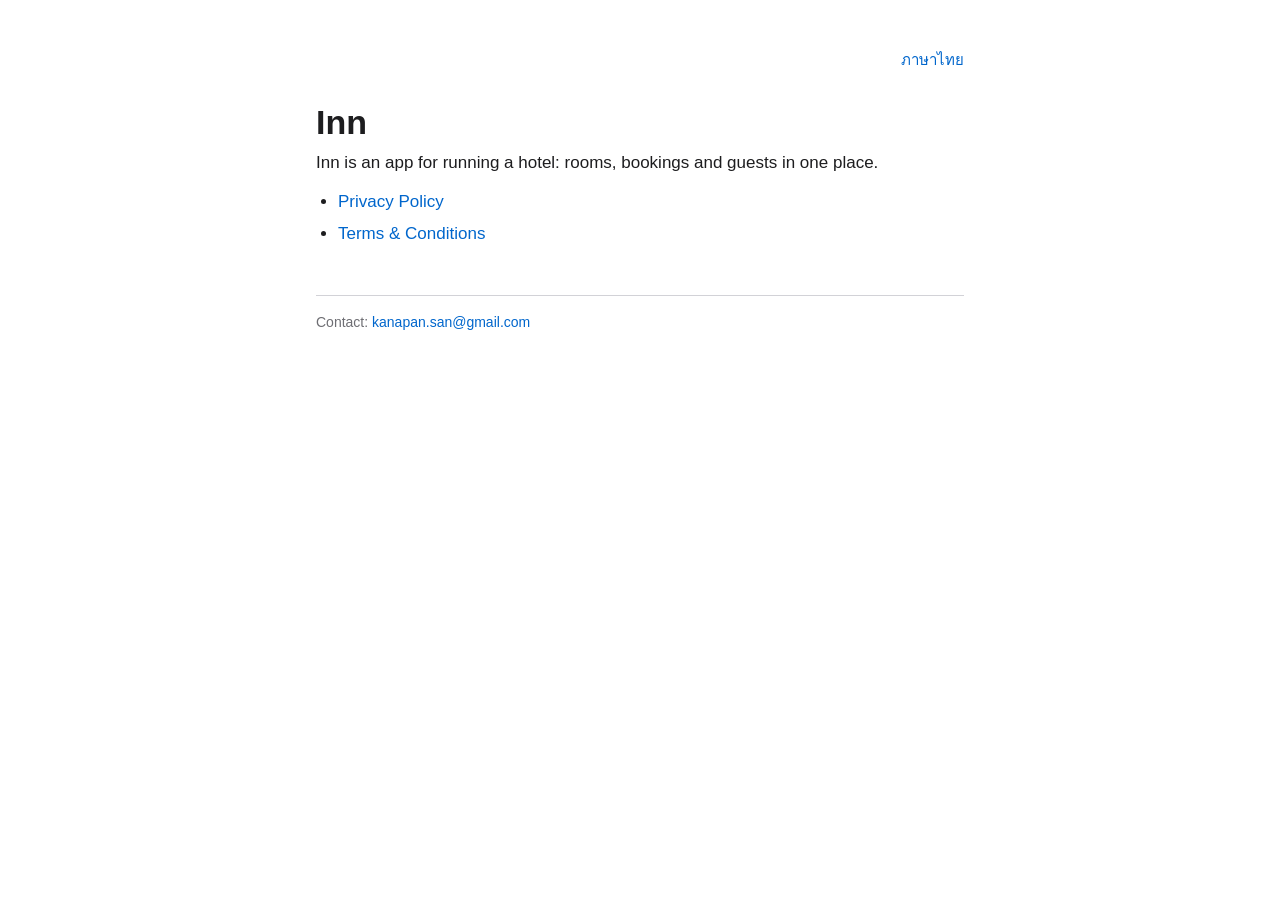
<file: index.html>
<!doctype html>
<html lang="en">
<head>
  <meta charset="utf-8">
  <meta name="viewport" content="width=device-width, initial-scale=1">
  <meta http-equiv="refresh" content="0; url=/inn/">
  <link rel="canonical" href="/inn/">
  <title>Inn</title>
</head>
<body>
  <p><a href="/inn/">Inn</a></p>
</body>
</html>
</file>
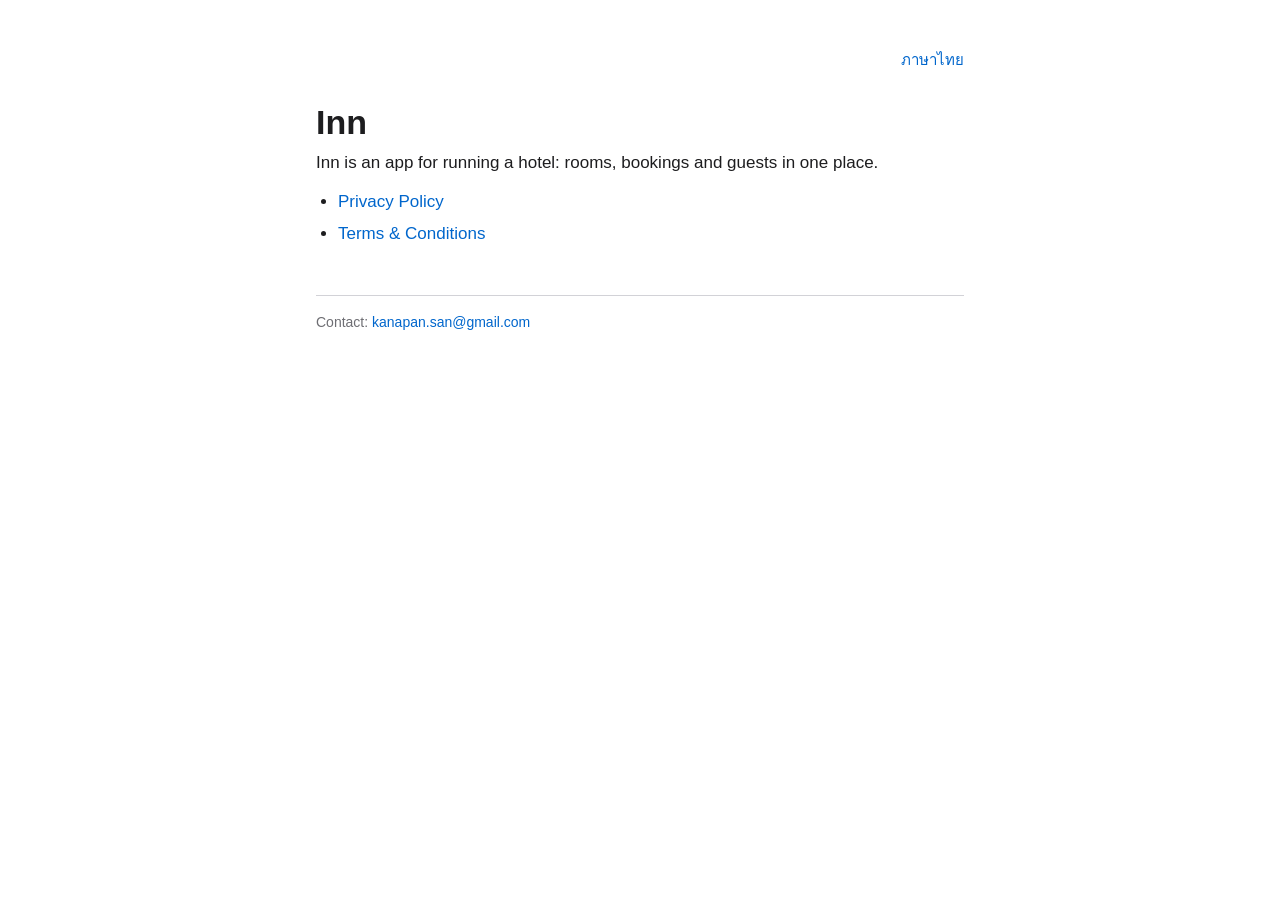
<file: inn/index.html>
<!doctype html>
<html lang="en">
<head>
  <meta charset="utf-8">
  <meta name="viewport" content="width=device-width, initial-scale=1">
  <title>Inn</title>
  <link rel="stylesheet" href="/inn/style.css?v=2">
</head>
<body>
  <main>
    <nav><span></span><a href="/inn/th/" lang="th">ภาษาไทย</a></nav>
    <h1>Inn</h1>
    <p>Inn is an app for running a hotel: rooms, bookings and guests in one place.</p>
    <ul>
      <li><a href="/inn/privacy/">Privacy Policy</a></li>
      <li><a href="/inn/terms/">Terms &amp; Conditions</a></li>
    </ul>
    <footer>Contact: <a href="mailto:kanapan.san@gmail.com">kanapan.san@gmail.com</a></footer>
  </main>
</body>
</html>
</file>
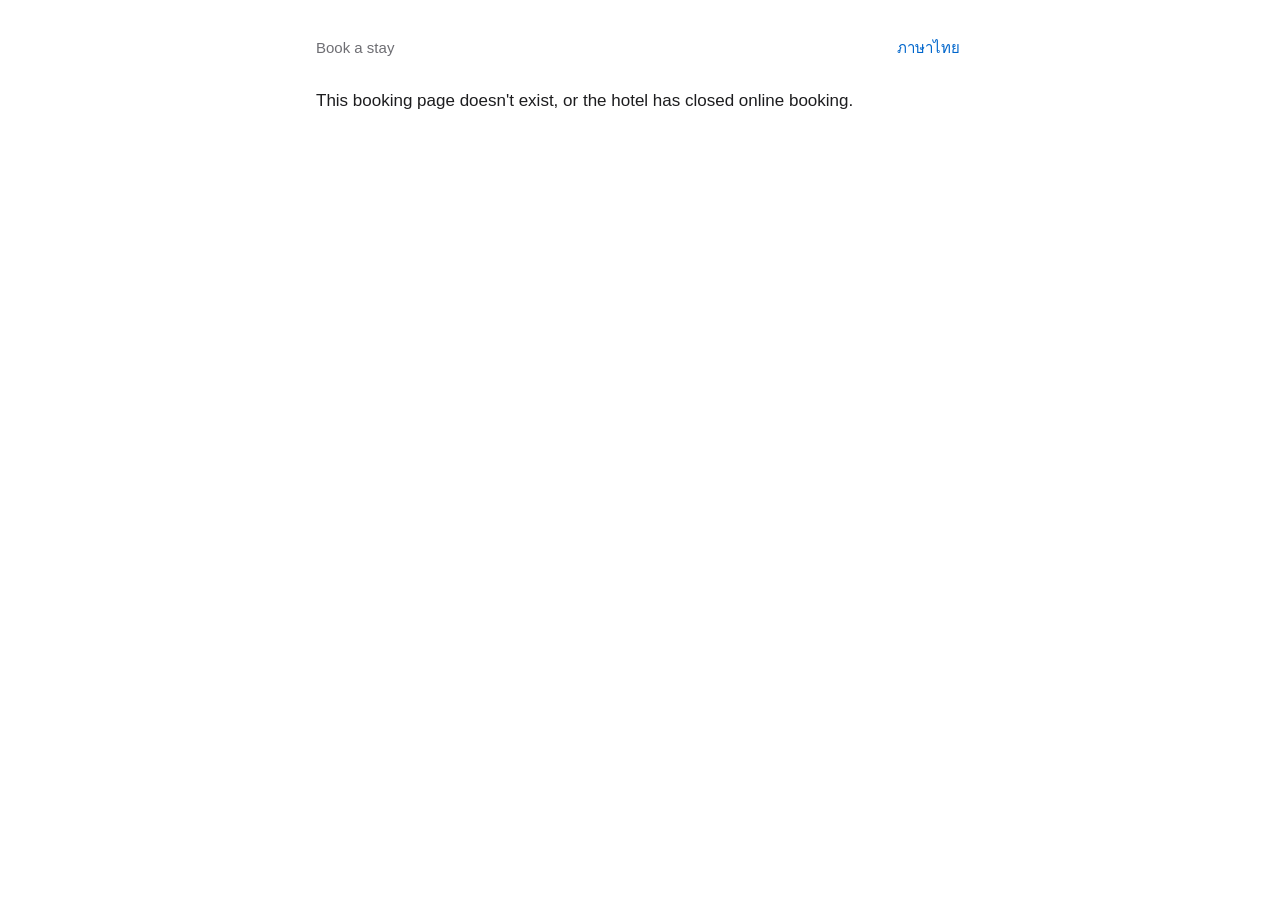
<file: inn/book/index.html>
<!doctype html>
<html lang="th">
<head>
  <meta charset="utf-8">
  <meta name="viewport" content="width=device-width, initial-scale=1, viewport-fit=cover">
  <meta name="robots" content="noindex">
  <meta name="referrer" content="no-referrer">
  <!-- Only Inn's own scripts and the card gateways' (their fields are iframes they host), so no injected script can
       read a card form (PCI DSS SAQ A). A copy served on this computer may call a booking engine on it. -->
  <meta http-equiv="Content-Security-Policy" content="default-src 'self'; script-src 'self' https://js.stripe.com https://*.js.stripe.com https://cdn.omise.co; frame-src https://js.stripe.com https://*.js.stripe.com https://hooks.stripe.com https://cdn.omise.co https://*.omise.co; connect-src 'self' https://*.supabase.co https://api.stripe.com http://127.0.0.1:* http://localhost:*; img-src 'self' data: blob: https:; style-src 'self' 'unsafe-inline'; font-src 'self' data:; object-src 'none'; base-uri 'self'; form-action 'self'">
  <title>Book a stay</title>
  <link rel="stylesheet" href="/inn/style.css?v=2">
  <link rel="stylesheet" href="/inn/book/book.css?v=4">
</head>
<body>
  <main id="app">
    <p class="muted">…</p>
  </main>
  <noscript><main><p>เปิด JavaScript เพื่อจองห้อง · Turn on JavaScript to book.</p></main></noscript>
  <script src="/inn/book/checkout.js?v=2"></script>
  <script src="/inn/book/book.js?v=8"></script>
</body>
</html>
</file>
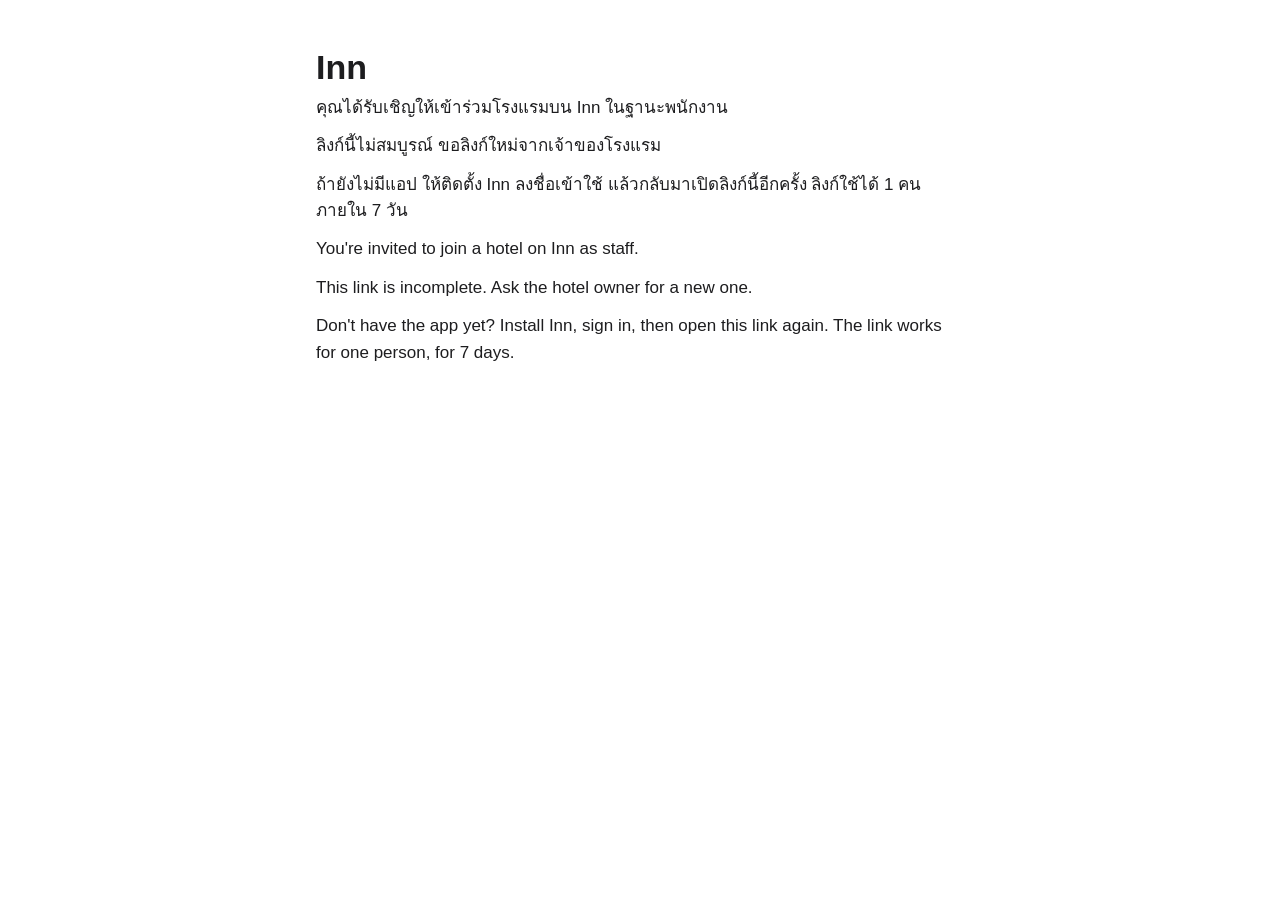
<file: inn/invite/index.html>
<!doctype html>
<html lang="en">
<head>
  <meta charset="utf-8">
  <meta name="viewport" content="width=device-width, initial-scale=1">
  <meta name="robots" content="noindex">
  <title>Join a hotel on Inn</title>
  <link rel="stylesheet" href="/inn/style.css?v=2">
</head>
<body>
  <main>
    <h1>Inn</h1>
    <section lang="th">
      <p>คุณได้รับเชิญให้เข้าร่วมโรงแรมบน Inn ในฐานะพนักงาน</p>
      <p><a class="open" href="#">เปิดใน Inn</a></p>
      <p>ถ้ายังไม่มีแอป ให้ติดตั้ง Inn ลงชื่อเข้าใช้ แล้วกลับมาเปิดลิงก์นี้อีกครั้ง ลิงก์ใช้ได้ 1 คน ภายใน 7 วัน</p>
    </section>
    <section>
      <p>You're invited to join a hotel on Inn as staff.</p>
      <p><a class="open" href="#">Open in Inn</a></p>
      <p>Don't have the app yet? Install Inn, sign in, then open this link again. The link works for one person, for 7 days.</p>
    </section>
  </main>
  <script>
    // The invite code travels in the query string; the app takes it from "inn://invite?code=…".
    const code = new URLSearchParams(location.search).get("code") || "";
    const appLink = /^[0-9a-f]{32}$/.test(code) ? "inn://invite?code=" + code : null;
    for (const link of document.querySelectorAll("a.open")) {
      if (appLink) {
        link.href = appLink;
      } else {
        link.replaceWith(document.createTextNode(link.closest("[lang=th]")
          ? "ลิงก์นี้ไม่สมบูรณ์ ขอลิงก์ใหม่จากเจ้าของโรงแรม"
          : "This link is incomplete. Ask the hotel owner for a new one."));
      }
    }
  </script>
</body>
</html>
</file>
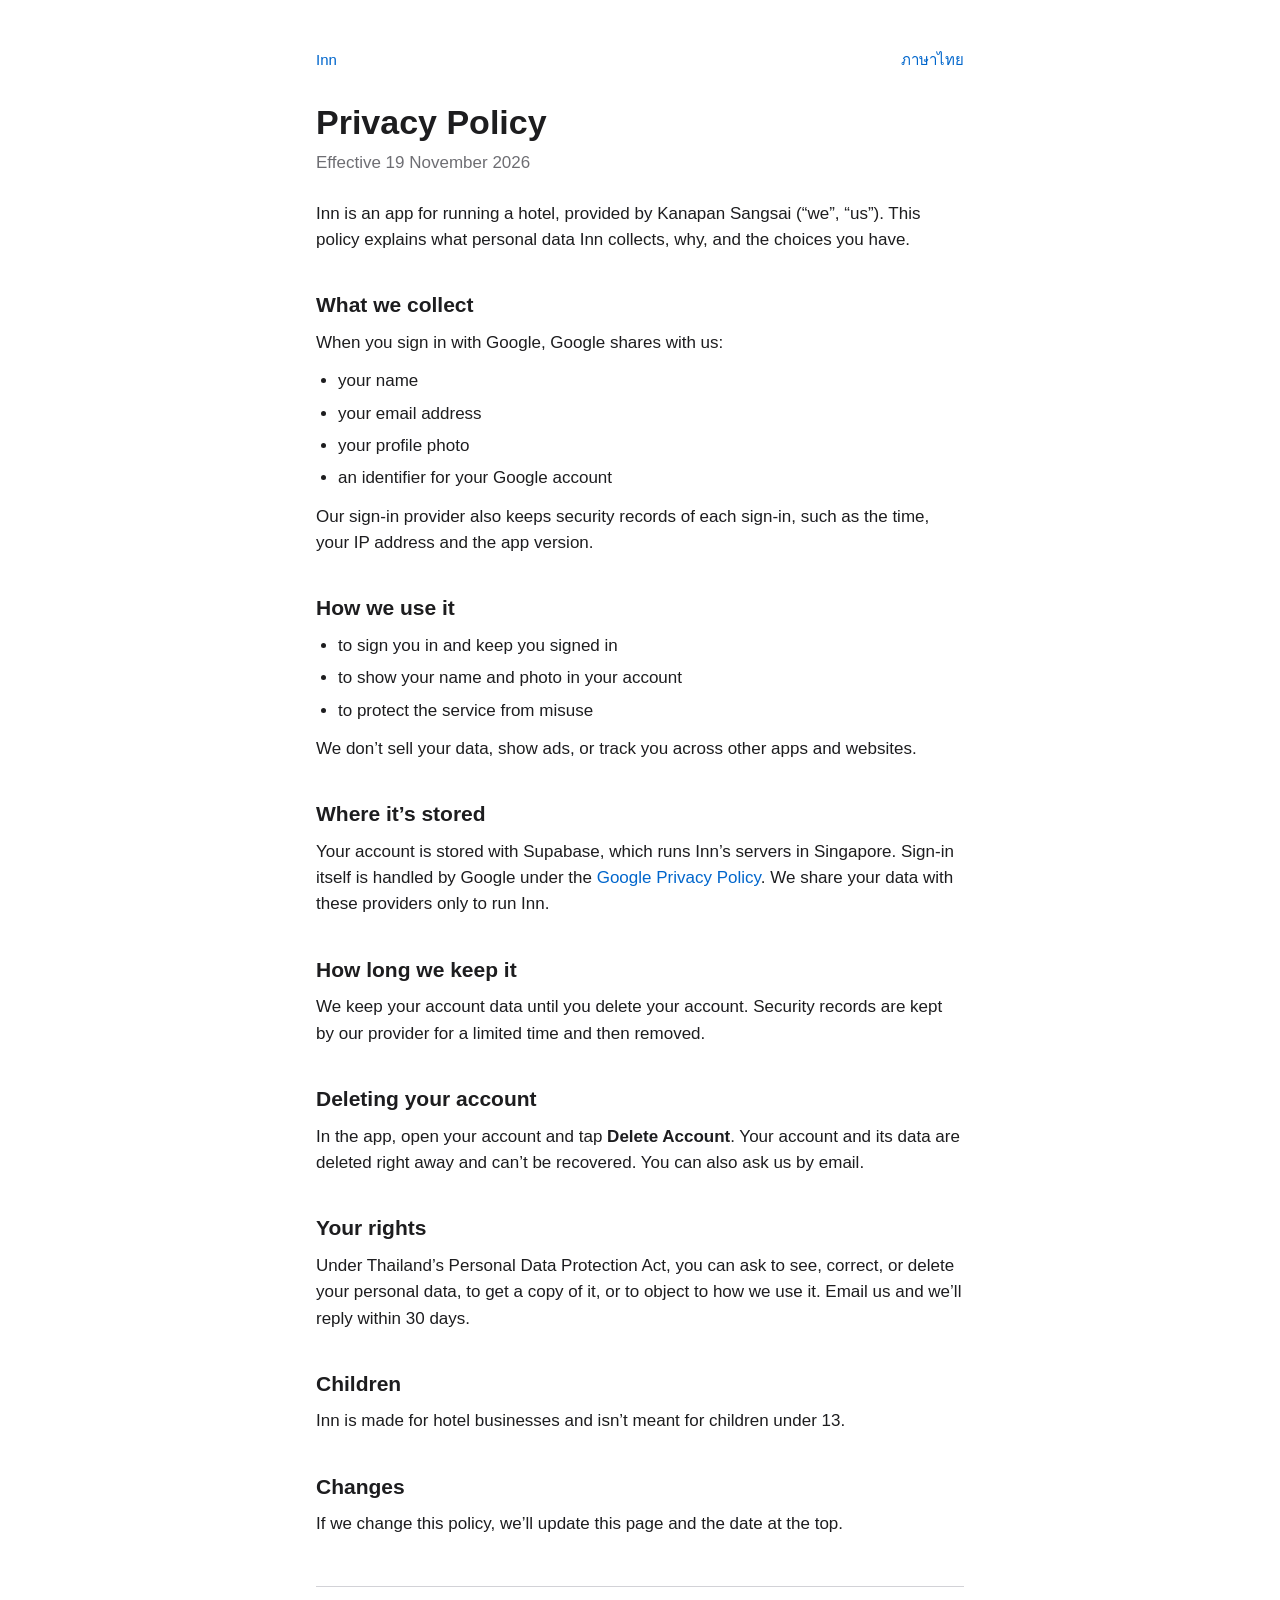
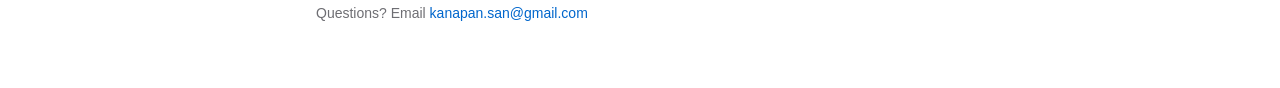
<file: inn/privacy/index.html>
<!doctype html>
<html lang="en">
<head>
  <meta charset="utf-8">
  <meta name="viewport" content="width=device-width, initial-scale=1">
  <title>Privacy Policy · Inn</title>
  <link rel="stylesheet" href="/inn/style.css?v=2">
</head>
<body>
  <main>
    <nav><a href="/inn/">Inn</a><a href="/inn/th/privacy/" lang="th">ภาษาไทย</a></nav>
    <h1>Privacy Policy</h1>
    <p class="updated">Effective 19 November 2026</p>

    <p>Inn is an app for running a hotel, provided by Kanapan Sangsai (“we”, “us”). This policy explains what personal data Inn collects, why, and the choices you have.</p>

    <h2>What we collect</h2>
    <p>When you sign in with Google, Google shares with us:</p>
    <ul>
      <li>your name</li>
      <li>your email address</li>
      <li>your profile photo</li>
      <li>an identifier for your Google account</li>
    </ul>
    <p>Our sign-in provider also keeps security records of each sign-in, such as the time, your IP address and the app version.</p>

    <h2>How we use it</h2>
    <ul>
      <li>to sign you in and keep you signed in</li>
      <li>to show your name and photo in your account</li>
      <li>to protect the service from misuse</li>
    </ul>
    <p>We don’t sell your data, show ads, or track you across other apps and websites.</p>

    <h2>Where it’s stored</h2>
    <p>Your account is stored with Supabase, which runs Inn’s servers in Singapore. Sign-in itself is handled by Google under the <a href="https://policies.google.com/privacy">Google Privacy Policy</a>. We share your data with these providers only to run Inn.</p>

    <h2>How long we keep it</h2>
    <p>We keep your account data until you delete your account. Security records are kept by our provider for a limited time and then removed.</p>

    <h2>Deleting your account</h2>
    <p>In the app, open your account and tap <strong>Delete Account</strong>. Your account and its data are deleted right away and can’t be recovered. You can also ask us by email.</p>

    <h2>Your rights</h2>
    <p>Under Thailand’s Personal Data Protection Act, you can ask to see, correct, or delete your personal data, to get a copy of it, or to object to how we use it. Email us and we’ll reply within 30 days.</p>

    <h2>Children</h2>
    <p>Inn is made for hotel businesses and isn’t meant for children under 13.</p>

    <h2>Changes</h2>
    <p>If we change this policy, we’ll update this page and the date at the top.</p>

    <footer>Questions? Email <a href="mailto:kanapan.san@gmail.com">kanapan.san@gmail.com</a></footer>
  </main>
</body>
</html>
</file>
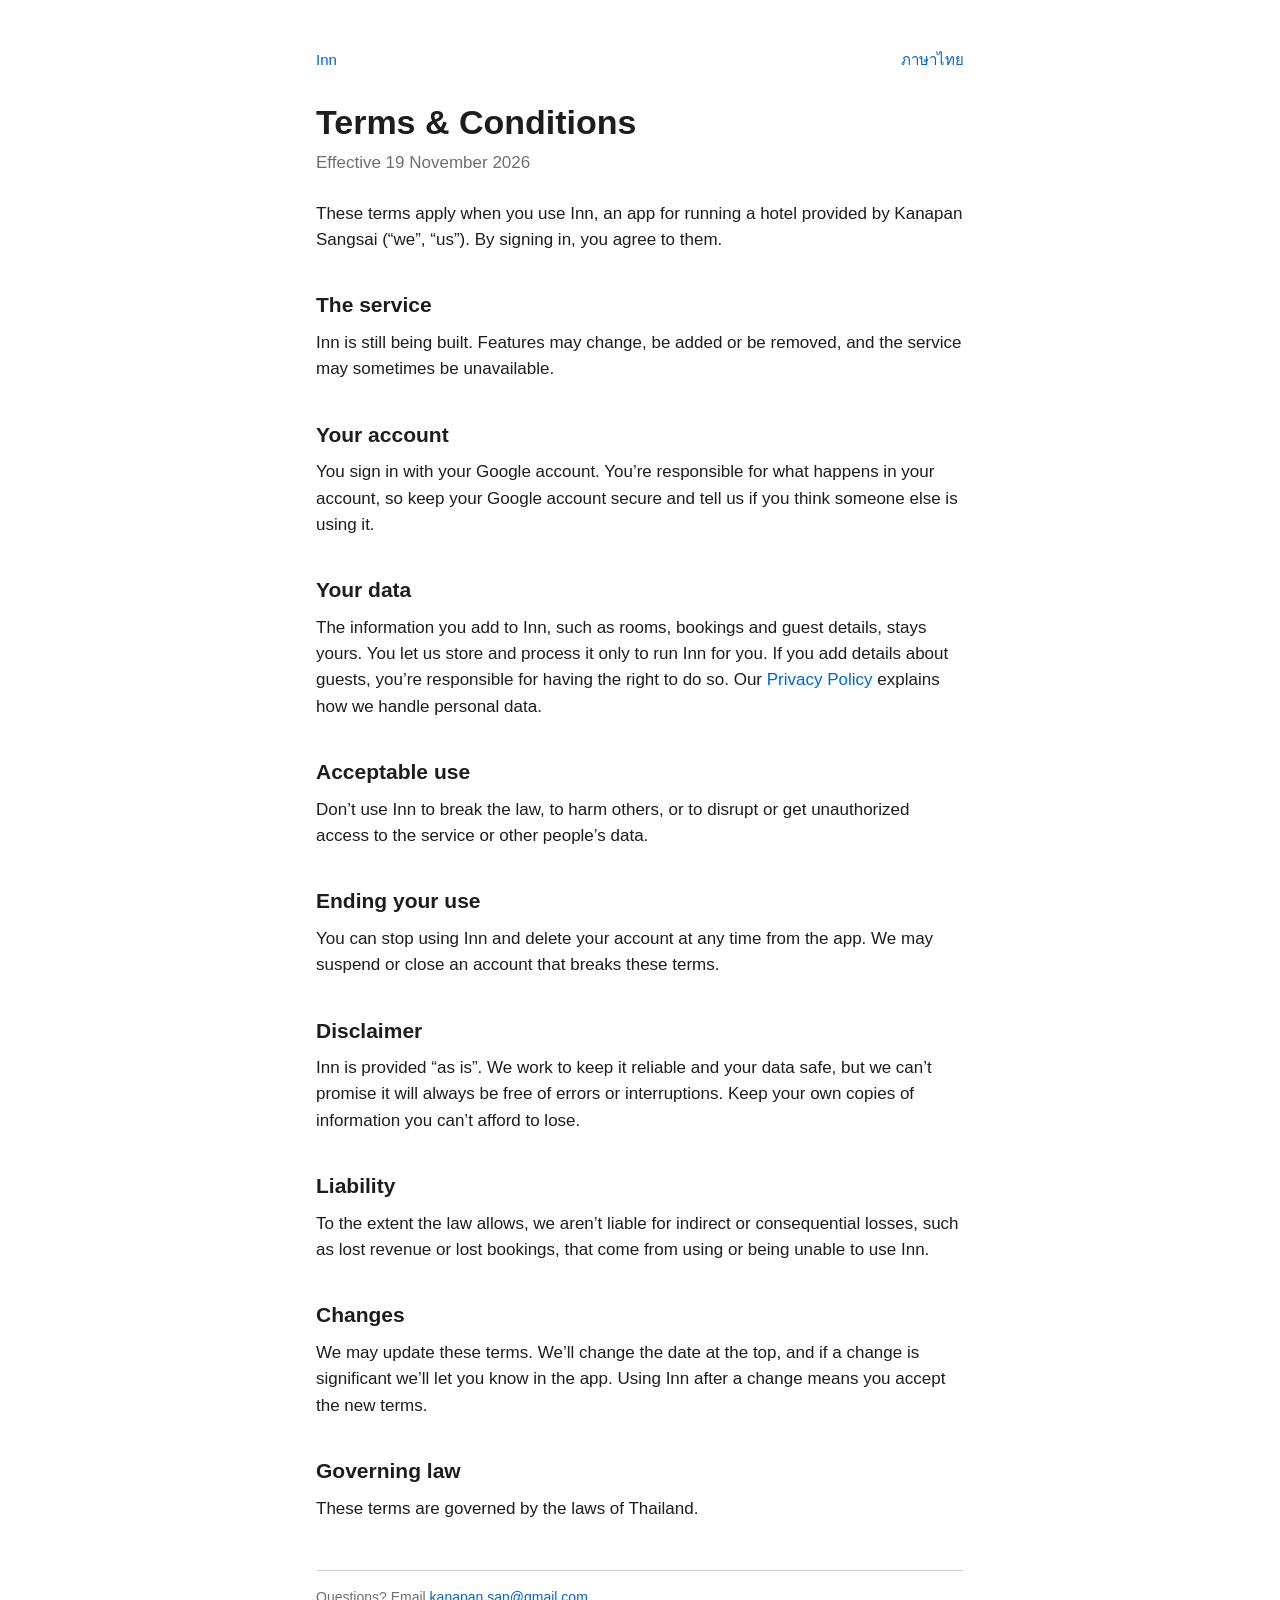
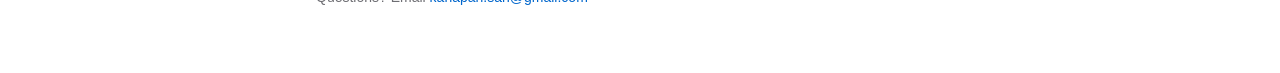
<file: inn/terms/index.html>
<!doctype html>
<html lang="en">
<head>
  <meta charset="utf-8">
  <meta name="viewport" content="width=device-width, initial-scale=1">
  <title>Terms &amp; Conditions · Inn</title>
  <link rel="stylesheet" href="/inn/style.css?v=2">
</head>
<body>
  <main>
    <nav><a href="/inn/">Inn</a><a href="/inn/th/terms/" lang="th">ภาษาไทย</a></nav>
    <h1>Terms &amp; Conditions</h1>
    <p class="updated">Effective 19 November 2026</p>

    <p>These terms apply when you use Inn, an app for running a hotel provided by Kanapan Sangsai (“we”, “us”). By signing in, you agree to them.</p>

    <h2>The service</h2>
    <p>Inn is still being built. Features may change, be added or be removed, and the service may sometimes be unavailable.</p>

    <h2>Your account</h2>
    <p>You sign in with your Google account. You’re responsible for what happens in your account, so keep your Google account secure and tell us if you think someone else is using it.</p>

    <h2>Your data</h2>
    <p>The information you add to Inn, such as rooms, bookings and guest details, stays yours. You let us store and process it only to run Inn for you. If you add details about guests, you’re responsible for having the right to do so. Our <a href="/inn/privacy/">Privacy Policy</a> explains how we handle personal data.</p>

    <h2>Acceptable use</h2>
    <p>Don’t use Inn to break the law, to harm others, or to disrupt or get unauthorized access to the service or other people’s data.</p>

    <h2>Ending your use</h2>
    <p>You can stop using Inn and delete your account at any time from the app. We may suspend or close an account that breaks these terms.</p>

    <h2>Disclaimer</h2>
    <p>Inn is provided “as is”. We work to keep it reliable and your data safe, but we can’t promise it will always be free of errors or interruptions. Keep your own copies of information you can’t afford to lose.</p>

    <h2>Liability</h2>
    <p>To the extent the law allows, we aren’t liable for indirect or consequential losses, such as lost revenue or lost bookings, that come from using or being unable to use Inn.</p>

    <h2>Changes</h2>
    <p>We may update these terms. We’ll change the date at the top, and if a change is significant we’ll let you know in the app. Using Inn after a change means you accept the new terms.</p>

    <h2>Governing law</h2>
    <p>These terms are governed by the laws of Thailand.</p>

    <footer>Questions? Email <a href="mailto:kanapan.san@gmail.com">kanapan.san@gmail.com</a></footer>
  </main>
</body>
</html>
</file>
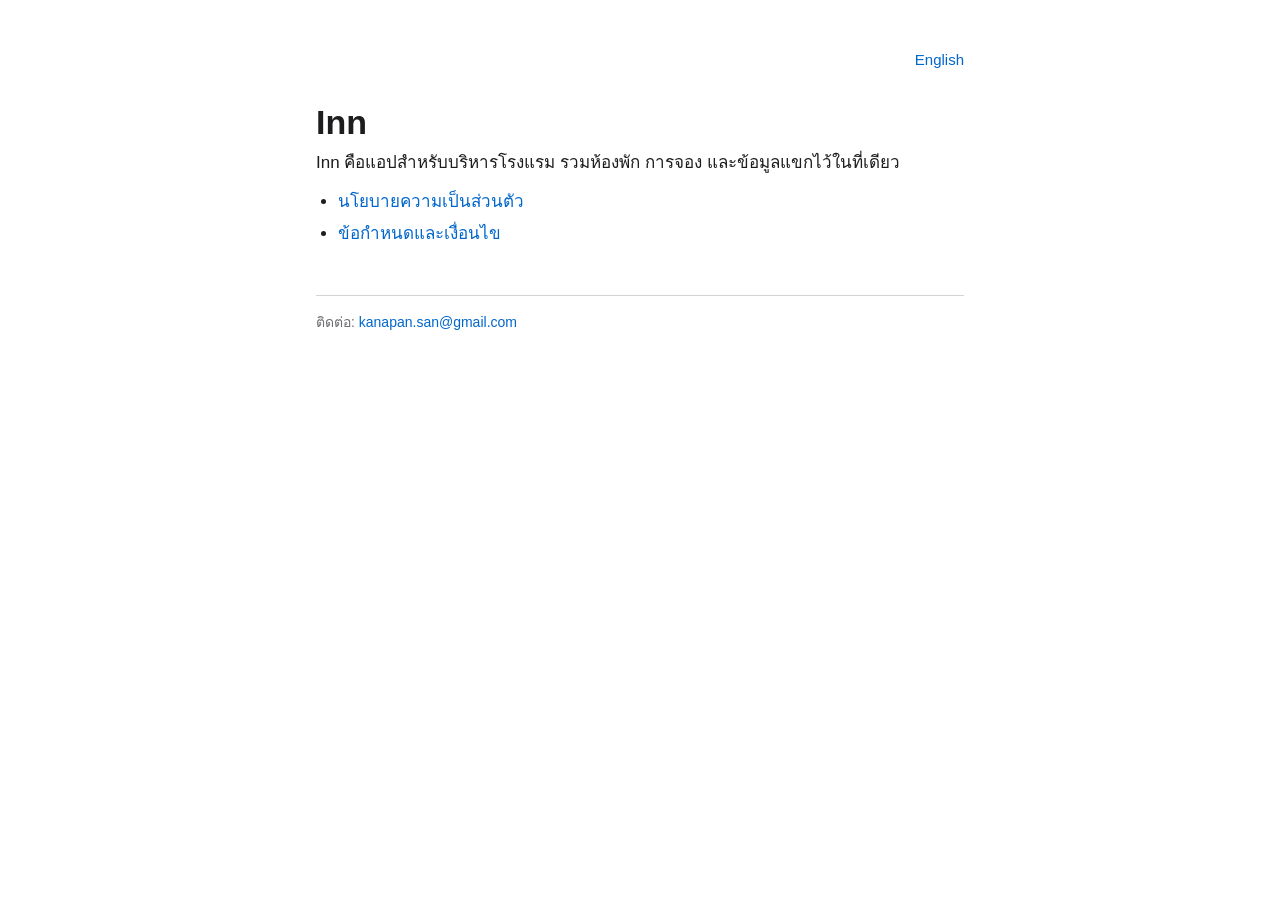
<file: inn/th/index.html>
<!doctype html>
<html lang="th">
<head>
  <meta charset="utf-8">
  <meta name="viewport" content="width=device-width, initial-scale=1">
  <title>Inn</title>
  <link rel="stylesheet" href="/inn/style.css?v=2">
</head>
<body>
  <main>
    <nav><span></span><a href="/inn/" lang="en">English</a></nav>
    <h1>Inn</h1>
    <p>Inn คือแอปสำหรับบริหารโรงแรม รวมห้องพัก การจอง และข้อมูลแขกไว้ในที่เดียว</p>
    <ul>
      <li><a href="/inn/th/privacy/">นโยบายความเป็นส่วนตัว</a></li>
      <li><a href="/inn/th/terms/">ข้อกำหนดและเงื่อนไข</a></li>
    </ul>
    <footer>ติดต่อ: <a href="mailto:kanapan.san@gmail.com">kanapan.san@gmail.com</a></footer>
  </main>
</body>
</html>
</file>
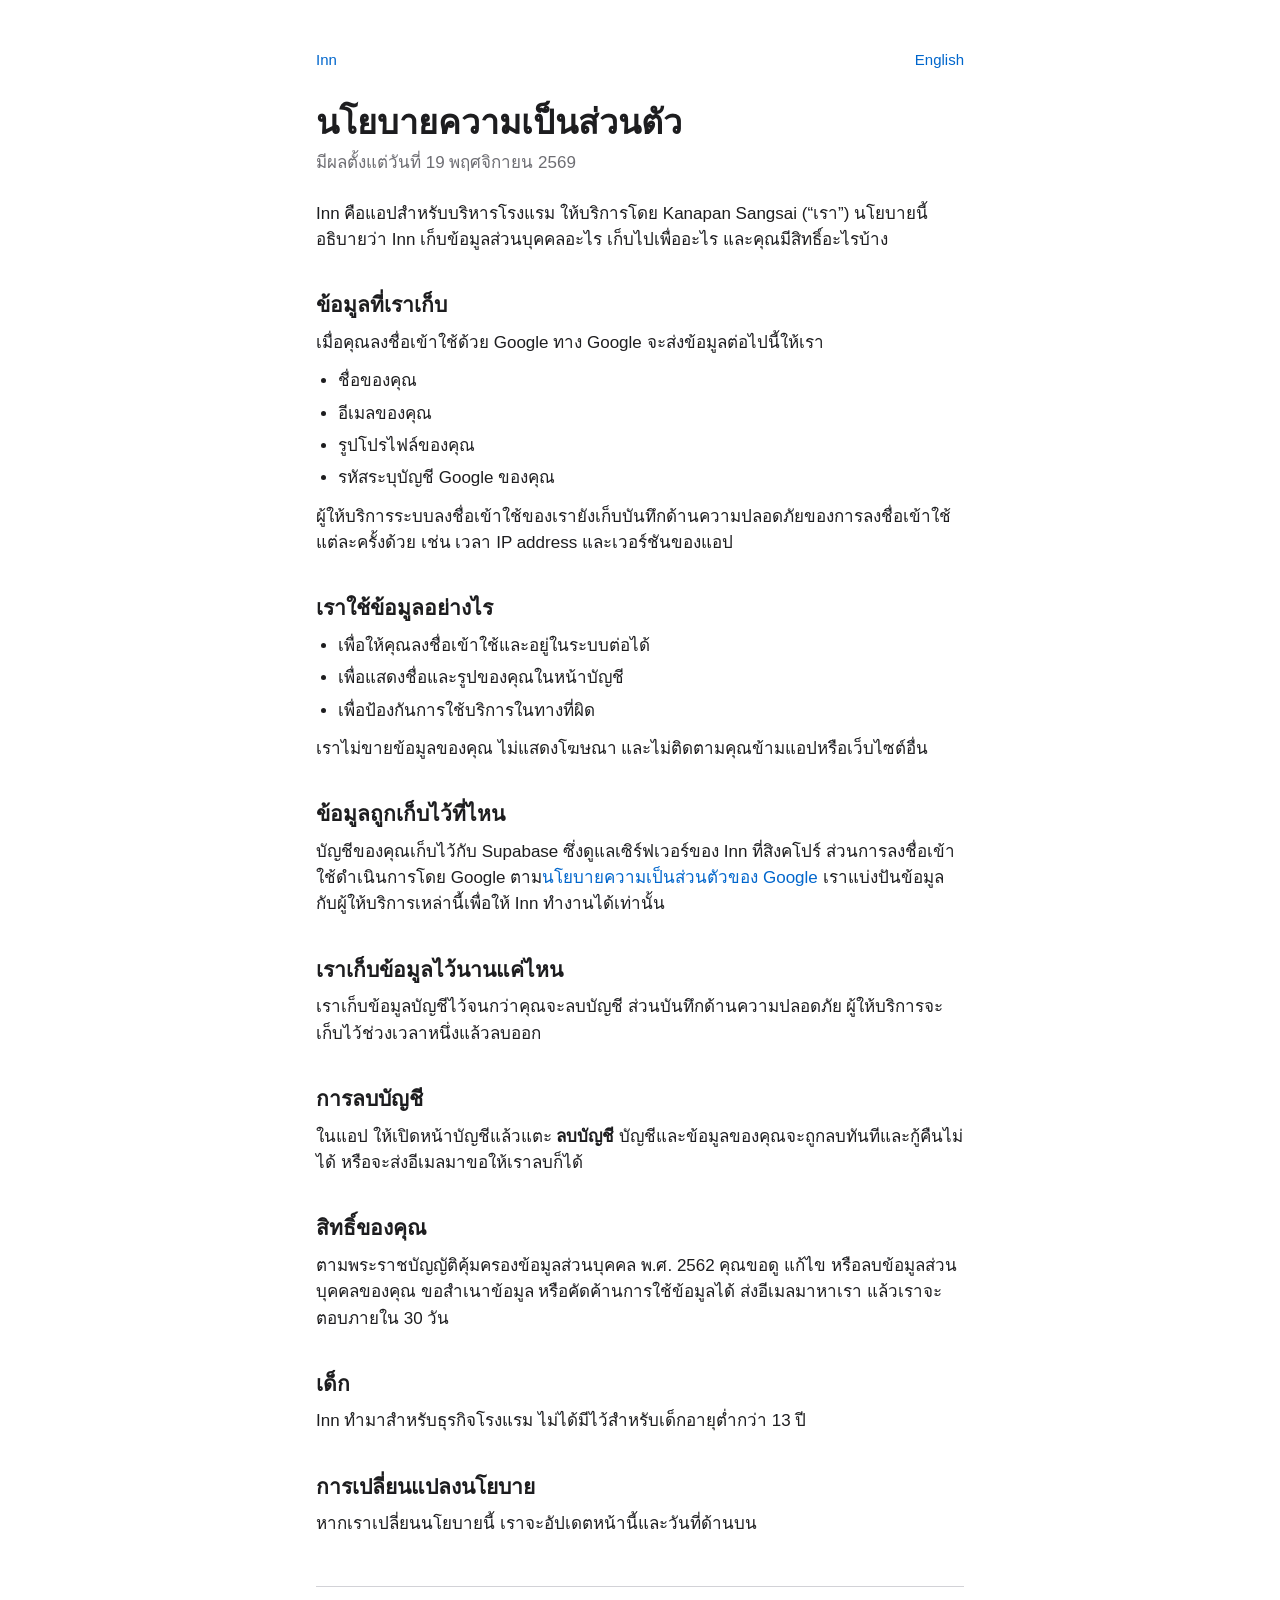
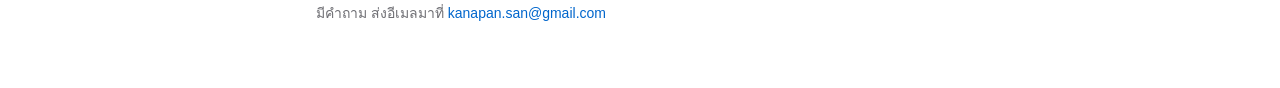
<file: inn/th/privacy/index.html>
<!doctype html>
<html lang="th">
<head>
  <meta charset="utf-8">
  <meta name="viewport" content="width=device-width, initial-scale=1">
  <title>นโยบายความเป็นส่วนตัว · Inn</title>
  <link rel="stylesheet" href="/inn/style.css?v=2">
</head>
<body>
  <main>
    <nav><a href="/inn/th/">Inn</a><a href="/inn/privacy/" lang="en">English</a></nav>
    <h1>นโยบายความเป็นส่วนตัว</h1>
    <p class="updated">มีผลตั้งแต่วันที่ 19 พฤศจิกายน 2569</p>

    <p>Inn คือแอปสำหรับบริหารโรงแรม ให้บริการโดย Kanapan Sangsai (“เรา”) นโยบายนี้อธิบายว่า Inn เก็บข้อมูลส่วนบุคคลอะไร เก็บไปเพื่ออะไร และคุณมีสิทธิ์อะไรบ้าง</p>

    <h2>ข้อมูลที่เราเก็บ</h2>
    <p>เมื่อคุณลงชื่อเข้าใช้ด้วย Google ทาง Google จะส่งข้อมูลต่อไปนี้ให้เรา</p>
    <ul>
      <li>ชื่อของคุณ</li>
      <li>อีเมลของคุณ</li>
      <li>รูปโปรไฟล์ของคุณ</li>
      <li>รหัสระบุบัญชี Google ของคุณ</li>
    </ul>
    <p>ผู้ให้บริการระบบลงชื่อเข้าใช้ของเรายังเก็บบันทึกด้านความปลอดภัยของการลงชื่อเข้าใช้แต่ละครั้งด้วย เช่น เวลา IP address และเวอร์ชันของแอป</p>

    <h2>เราใช้ข้อมูลอย่างไร</h2>
    <ul>
      <li>เพื่อให้คุณลงชื่อเข้าใช้และอยู่ในระบบต่อได้</li>
      <li>เพื่อแสดงชื่อและรูปของคุณในหน้าบัญชี</li>
      <li>เพื่อป้องกันการใช้บริการในทางที่ผิด</li>
    </ul>
    <p>เราไม่ขายข้อมูลของคุณ ไม่แสดงโฆษณา และไม่ติดตามคุณข้ามแอปหรือเว็บไซต์อื่น</p>

    <h2>ข้อมูลถูกเก็บไว้ที่ไหน</h2>
    <p>บัญชีของคุณเก็บไว้กับ Supabase ซึ่งดูแลเซิร์ฟเวอร์ของ Inn ที่สิงคโปร์ ส่วนการลงชื่อเข้าใช้ดำเนินการโดย Google ตาม<a href="https://policies.google.com/privacy?hl=th">นโยบายความเป็นส่วนตัวของ Google</a> เราแบ่งปันข้อมูลกับผู้ให้บริการเหล่านี้เพื่อให้ Inn ทำงานได้เท่านั้น</p>

    <h2>เราเก็บข้อมูลไว้นานแค่ไหน</h2>
    <p>เราเก็บข้อมูลบัญชีไว้จนกว่าคุณจะลบบัญชี ส่วนบันทึกด้านความปลอดภัย ผู้ให้บริการจะเก็บไว้ช่วงเวลาหนึ่งแล้วลบออก</p>

    <h2>การลบบัญชี</h2>
    <p>ในแอป ให้เปิดหน้าบัญชีแล้วแตะ <strong>ลบบัญชี</strong> บัญชีและข้อมูลของคุณจะถูกลบทันทีและกู้คืนไม่ได้ หรือจะส่งอีเมลมาขอให้เราลบก็ได้</p>

    <h2>สิทธิ์ของคุณ</h2>
    <p>ตามพระราชบัญญัติคุ้มครองข้อมูลส่วนบุคคล พ.ศ. 2562 คุณขอดู แก้ไข หรือลบข้อมูลส่วนบุคคลของคุณ ขอสำเนาข้อมูล หรือคัดค้านการใช้ข้อมูลได้ ส่งอีเมลมาหาเรา แล้วเราจะตอบภายใน 30 วัน</p>

    <h2>เด็ก</h2>
    <p>Inn ทำมาสำหรับธุรกิจโรงแรม ไม่ได้มีไว้สำหรับเด็กอายุต่ำกว่า 13 ปี</p>

    <h2>การเปลี่ยนแปลงนโยบาย</h2>
    <p>หากเราเปลี่ยนนโยบายนี้ เราจะอัปเดตหน้านี้และวันที่ด้านบน</p>

    <footer>มีคำถาม ส่งอีเมลมาที่ <a href="mailto:kanapan.san@gmail.com">kanapan.san@gmail.com</a></footer>
  </main>
</body>
</html>
</file>
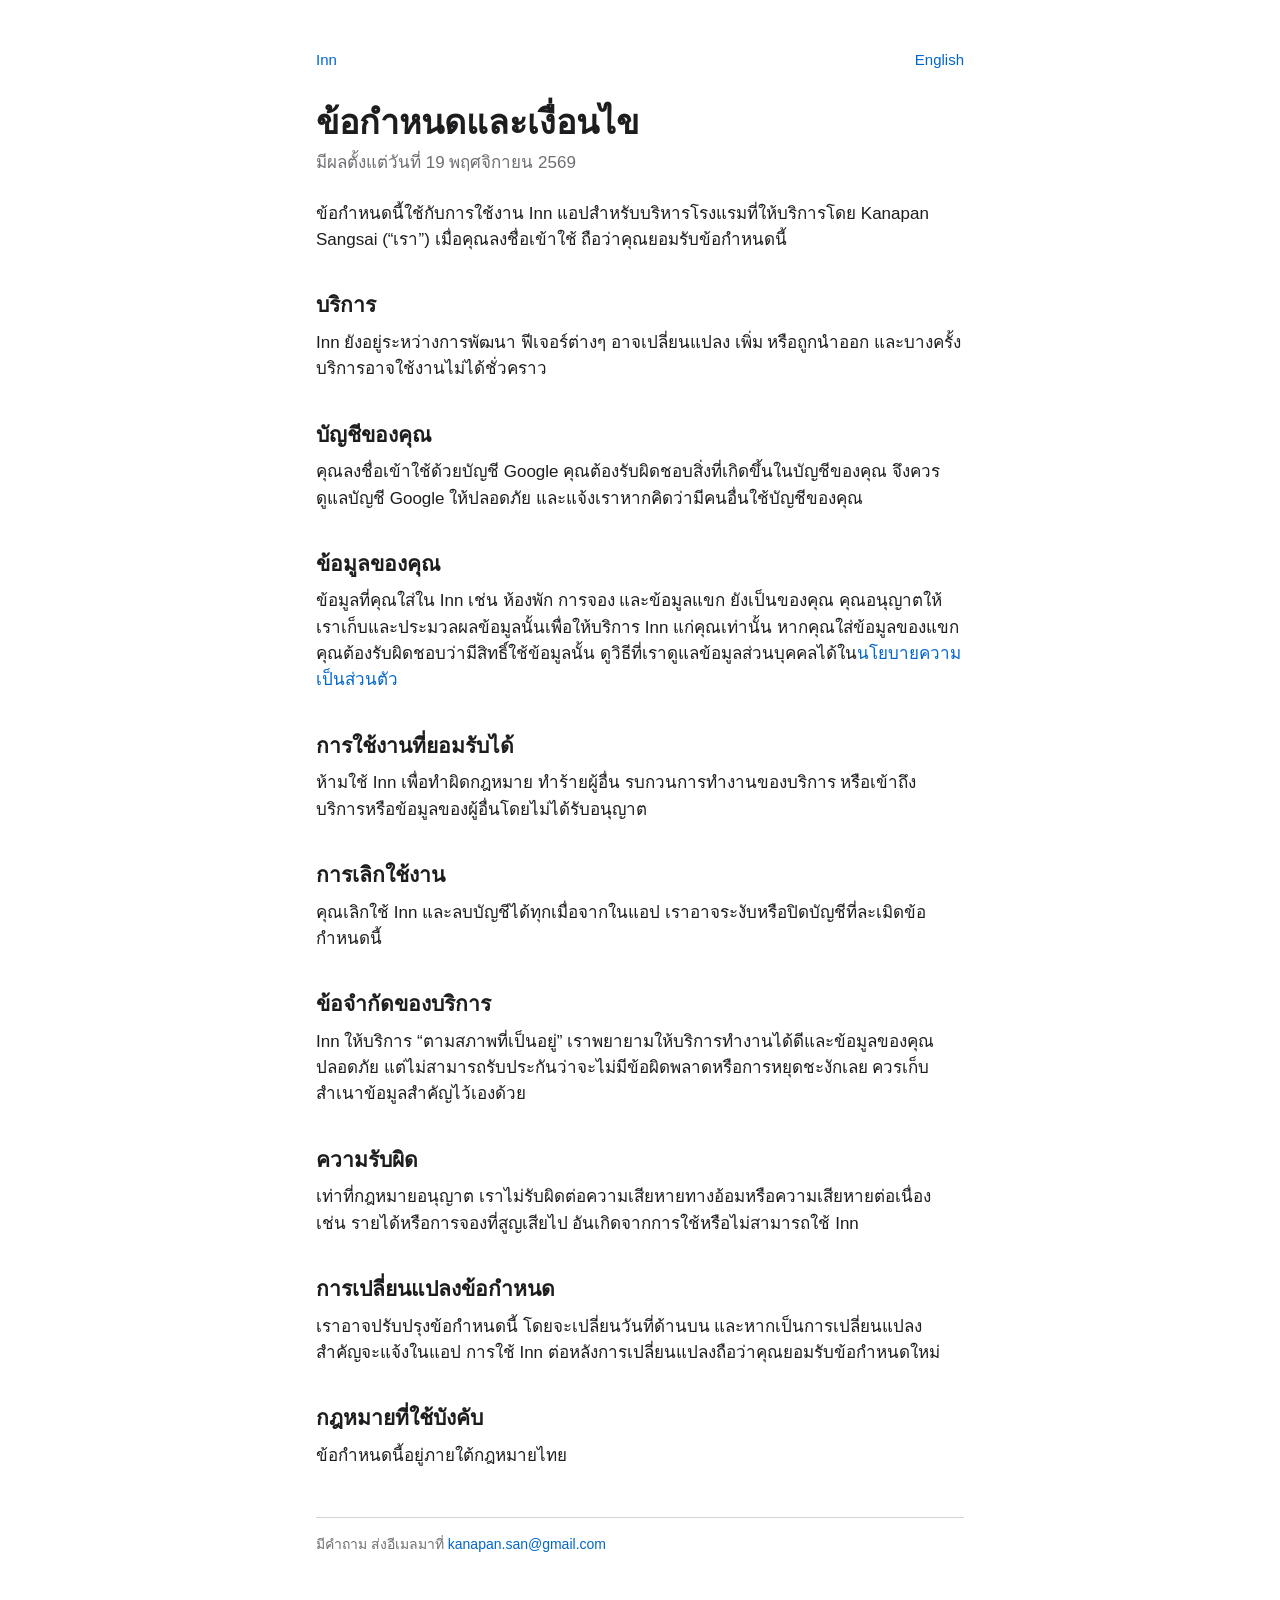
<file: inn/th/terms/index.html>
<!doctype html>
<html lang="th">
<head>
  <meta charset="utf-8">
  <meta name="viewport" content="width=device-width, initial-scale=1">
  <title>ข้อกำหนดและเงื่อนไข · Inn</title>
  <link rel="stylesheet" href="/inn/style.css?v=2">
</head>
<body>
  <main>
    <nav><a href="/inn/th/">Inn</a><a href="/inn/terms/" lang="en">English</a></nav>
    <h1>ข้อกำหนดและเงื่อนไข</h1>
    <p class="updated">มีผลตั้งแต่วันที่ 19 พฤศจิกายน 2569</p>

    <p>ข้อกำหนดนี้ใช้กับการใช้งาน Inn แอปสำหรับบริหารโรงแรมที่ให้บริการโดย Kanapan Sangsai (“เรา”) เมื่อคุณลงชื่อเข้าใช้ ถือว่าคุณยอมรับข้อกำหนดนี้</p>

    <h2>บริการ</h2>
    <p>Inn ยังอยู่ระหว่างการพัฒนา ฟีเจอร์ต่างๆ อาจเปลี่ยนแปลง เพิ่ม หรือถูกนำออก และบางครั้งบริการอาจใช้งานไม่ได้ชั่วคราว</p>

    <h2>บัญชีของคุณ</h2>
    <p>คุณลงชื่อเข้าใช้ด้วยบัญชี Google คุณต้องรับผิดชอบสิ่งที่เกิดขึ้นในบัญชีของคุณ จึงควรดูแลบัญชี Google ให้ปลอดภัย และแจ้งเราหากคิดว่ามีคนอื่นใช้บัญชีของคุณ</p>

    <h2>ข้อมูลของคุณ</h2>
    <p>ข้อมูลที่คุณใส่ใน Inn เช่น ห้องพัก การจอง และข้อมูลแขก ยังเป็นของคุณ คุณอนุญาตให้เราเก็บและประมวลผลข้อมูลนั้นเพื่อให้บริการ Inn แก่คุณเท่านั้น หากคุณใส่ข้อมูลของแขก คุณต้องรับผิดชอบว่ามีสิทธิ์ใช้ข้อมูลนั้น ดูวิธีที่เราดูแลข้อมูลส่วนบุคคลได้ใน<a href="/inn/th/privacy/">นโยบายความเป็นส่วนตัว</a></p>

    <h2>การใช้งานที่ยอมรับได้</h2>
    <p>ห้ามใช้ Inn เพื่อทำผิดกฎหมาย ทำร้ายผู้อื่น รบกวนการทำงานของบริการ หรือเข้าถึงบริการหรือข้อมูลของผู้อื่นโดยไม่ได้รับอนุญาต</p>

    <h2>การเลิกใช้งาน</h2>
    <p>คุณเลิกใช้ Inn และลบบัญชีได้ทุกเมื่อจากในแอป เราอาจระงับหรือปิดบัญชีที่ละเมิดข้อกำหนดนี้</p>

    <h2>ข้อจำกัดของบริการ</h2>
    <p>Inn ให้บริการ “ตามสภาพที่เป็นอยู่” เราพยายามให้บริการทำงานได้ดีและข้อมูลของคุณปลอดภัย แต่ไม่สามารถรับประกันว่าจะไม่มีข้อผิดพลาดหรือการหยุดชะงักเลย ควรเก็บสำเนาข้อมูลสำคัญไว้เองด้วย</p>

    <h2>ความรับผิด</h2>
    <p>เท่าที่กฎหมายอนุญาต เราไม่รับผิดต่อความเสียหายทางอ้อมหรือความเสียหายต่อเนื่อง เช่น รายได้หรือการจองที่สูญเสียไป อันเกิดจากการใช้หรือไม่สามารถใช้ Inn</p>

    <h2>การเปลี่ยนแปลงข้อกำหนด</h2>
    <p>เราอาจปรับปรุงข้อกำหนดนี้ โดยจะเปลี่ยนวันที่ด้านบน และหากเป็นการเปลี่ยนแปลงสำคัญจะแจ้งในแอป การใช้ Inn ต่อหลังการเปลี่ยนแปลงถือว่าคุณยอมรับข้อกำหนดใหม่</p>

    <h2>กฎหมายที่ใช้บังคับ</h2>
    <p>ข้อกำหนดนี้อยู่ภายใต้กฎหมายไทย</p>

    <footer>มีคำถาม ส่งอีเมลมาที่ <a href="mailto:kanapan.san@gmail.com">kanapan.san@gmail.com</a></footer>
  </main>
</body>
</html>
</file>
<file: inn/style.css>
/* Safari's -apple-system draws Thai with a looped font; use Apple's loopless Thai UI font for Thai characters only. */
@font-face {
  font-family: "Inn Thai";
  src: local("SukhumvitSet-Text"), local("Sukhumvit Set");
  font-weight: 400;
  unicode-range: U+0E00-0E7F;
}

@font-face {
  font-family: "Inn Thai";
  src: local("SukhumvitSet-SemiBold");
  font-weight: 600;
  unicode-range: U+0E00-0E7F;
}

@font-face {
  font-family: "Inn Thai";
  src: local("SukhumvitSet-Bold");
  font-weight: 700;
  unicode-range: U+0E00-0E7F;
}

:root {
  color-scheme: light dark;
  --text: #1d1d1f;
  --secondary: #6e6e73;
  --background: #ffffff;
  --rule: #d2d2d7;
  --link: #0066cc;
}

@media (prefers-color-scheme: dark) {
  :root {
    --text: #f5f5f7;
    --secondary: #a1a1a6;
    --background: #000000;
    --rule: #424245;
    --link: #2997ff;
  }
}

* { box-sizing: border-box; }

body {
  margin: 0;
  background: var(--background);
  color: var(--text);
  font: 17px/1.55 "Inn Thai", -apple-system, BlinkMacSystemFont, "Helvetica Neue", "Noto Sans Thai", "Leelawadee UI", sans-serif;
  -webkit-text-size-adjust: 100%;
}

main {
  max-width: 680px;
  margin: 0 auto;
  padding: 48px 16px 64px;
}

nav {
  display: flex;
  justify-content: space-between;
  gap: 16px;
  font-size: 15px;
  margin-bottom: 32px;
}

h1 { font-size: 34px; line-height: 1.15; margin: 0 0 8px; }
h2 { font-size: 21px; margin: 36px 0 8px; }
p, ul { margin: 0 0 12px; }
ul { padding-left: 22px; }
li { margin-bottom: 6px; }

.updated { color: var(--secondary); margin-bottom: 24px; }

a { color: var(--link); text-decoration: none; }
a:hover { text-decoration: underline; }

footer {
  margin-top: 48px;
  padding-top: 16px;
  border-top: 1px solid var(--rule);
  color: var(--secondary);
  font-size: 14px;
}
</file>
<file: inn/book/book.css>
/* The booking page: the site's look, with cards, fields and one blue button per step. */
:root {
  --card: #f5f5f7;
  --field: #ffffff;
  --accent: #0071e3;
  --accent-text: #ffffff;
  --good: #1d8a3a;
  --warn: #b25000;
  --bad: #d70015;
}

@media (prefers-color-scheme: dark) {
  :root {
    --card: #1c1c1e;
    --field: #2c2c2e;
    --accent: #0a84ff;
    --good: #30d158;
    --warn: #ff9f0a;
    --bad: #ff453a;
  }
}

main { padding-top: 24px; padding-bottom: calc(96px + env(safe-area-inset-bottom)); }

.top { display: flex; justify-content: space-between; align-items: center; gap: 12px; font-size: 15px; margin-bottom: 16px; }
.muted { color: var(--secondary); }
.small { font-size: 14px; }
.stars { color: var(--warn); letter-spacing: 2px; }

.photos {
  display: flex; gap: 8px; overflow-x: auto; scroll-snap-type: x mandatory;
  margin: 0 -16px 16px; padding: 0 16px; scrollbar-width: none;
}
.photos::-webkit-scrollbar { display: none; }
.photos img {
  height: 220px; width: auto; max-width: 85vw; object-fit: cover; border-radius: 14px;
  scroll-snap-align: start; background: var(--card); flex: none;
}

.card { background: var(--card); border-radius: 16px; padding: 16px; margin: 0 0 12px; }
.card h3 { font-size: 19px; margin: 0 0 4px; }
.card p:last-child, .card ul:last-child { margin-bottom: 0; }

.chips { display: flex; flex-wrap: wrap; gap: 6px; list-style: none; padding: 0; margin: 8px 0 0; }
.chips li { margin: 0; font-size: 14px; padding: 3px 10px; border-radius: 999px; background: var(--background); }

label { display: block; font-size: 14px; color: var(--secondary); margin: 0 0 4px; }
.field { margin-bottom: 12px; }
input, select, textarea {
  width: 100%; font: inherit; color: var(--text); background: var(--field);
  border: 1px solid var(--rule); border-radius: 10px; padding: 10px 12px; min-height: 44px;
}
textarea { min-height: 80px; resize: vertical; }
.row { display: grid; grid-template-columns: minmax(0, 1fr) minmax(0, 1fr); gap: 10px; }
/* Date fields have a wide built-in minimum; let them shrink to their column. */
input[type="date"] { min-width: 0; -webkit-appearance: none; appearance: none; }

button, .button {
  display: inline-flex; align-items: center; justify-content: center; gap: 6px;
  font: inherit; font-weight: 600; border: 0; border-radius: 12px; cursor: pointer;
  min-height: 48px; padding: 0 18px; background: var(--accent); color: var(--accent-text); text-decoration: none;
}
button.secondary, .button.secondary { background: transparent; color: var(--link); font-weight: 400; padding: 0 4px; }
button.danger { background: transparent; color: var(--bad); font-weight: 400; }
button:disabled { opacity: 0.45; cursor: default; }
.block { width: 100%; }
.button:hover { text-decoration: none; }

.offer { display: flex; justify-content: space-between; align-items: center; gap: 12px; padding: 12px 0; border-top: 1px solid var(--rule); }
.offer:first-of-type { margin-top: 8px; }
.offer .price { font-weight: 700; font-size: 19px; }
.offer button { min-height: 40px; padding: 0 14px; flex: none; }

.lines { width: 100%; border-collapse: collapse; margin: 4px 0 0; }
.lines td { padding: 4px 0; vertical-align: top; }
.lines td:last-child { text-align: right; white-space: nowrap; padding-left: 12px; }
.lines tr.total td { font-weight: 700; border-top: 1px solid var(--rule); padding-top: 8px; }

.state { font-size: 22px; font-weight: 700; margin: 0 0 4px; }
.state.good { color: var(--good); }
.state.warn { color: var(--warn); }
.state.bad { color: var(--bad); }

.qr { display: block; width: min(280px, 100%); margin: 12px auto; border-radius: 12px; background: #fff; padding: 8px; }
.amount { font-size: 34px; font-weight: 700; text-align: center; margin: 4px 0; }
.countdown { text-align: center; font-variant-numeric: tabular-nums; }
.slip-preview { display: block; max-width: 100%; max-height: 320px; margin: 8px auto; border-radius: 10px; }

.error { color: var(--bad); margin: 8px 0; }
.notice { border-left: 3px solid var(--warn); padding-left: 10px; }

.bar {
  position: fixed; left: 0; right: 0; bottom: 0; z-index: 2;
  padding: 12px 16px calc(12px + env(safe-area-inset-bottom));
  background: color-mix(in srgb, var(--background) 88%, transparent);
  backdrop-filter: saturate(180%) blur(20px); -webkit-backdrop-filter: saturate(180%) blur(20px);
  border-top: 1px solid var(--rule);
}
.bar > div { max-width: 680px; margin: 0 auto; display: flex; align-items: center; gap: 12px; }
.bar .summary { flex: 1; font-size: 14px; line-height: 1.3; }
.bar .summary strong { font-size: 17px; }

details { margin: 0 0 12px; }
summary { cursor: pointer; color: var(--link); }

/* Buttons and pictures set their own display, which would otherwise show them while hidden. */
[hidden] { display: none !important; }

/* Paying through the hotel's gateway (checkout.js). */
.gap { height: 8px; }
button.secondary-fill { background: var(--field); color: var(--text); border: 1px solid var(--rule); font-weight: 600; }
button.danger-fill { background: var(--bad); color: #fff; }
.divider { text-align: center; margin: 16px 0 8px; }
.test-mode { color: var(--warn); }
.consent { display: block; margin-top: 8px; line-height: 1.4; }
.block-text { display: block; margin-top: 4px; }
#payment-element, #express-checkout { margin-bottom: 12px; }
</file>
